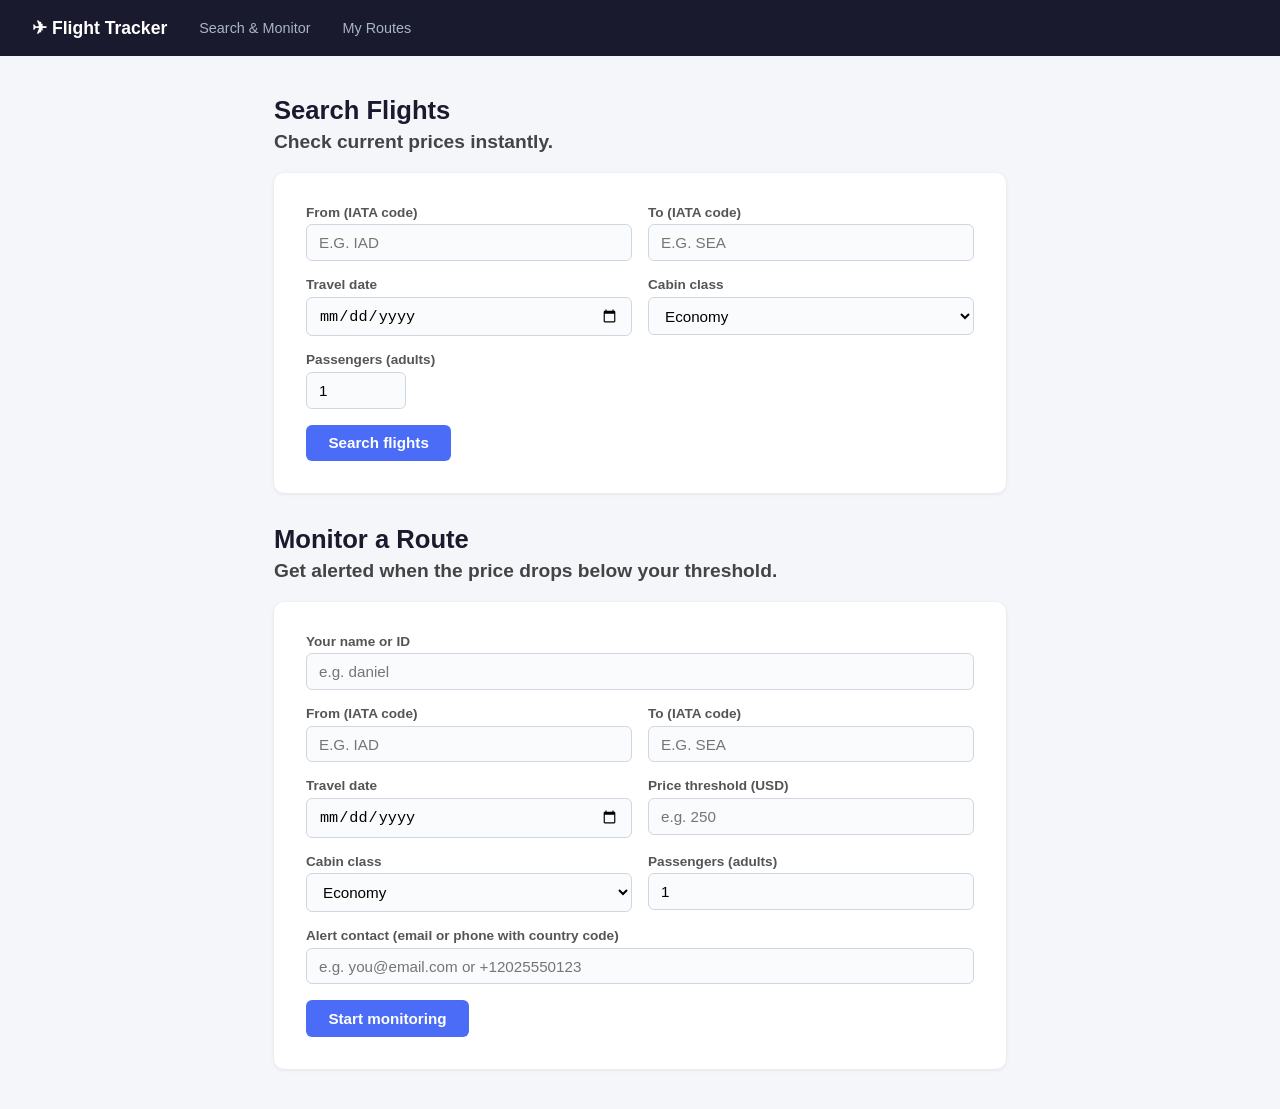
<file: frontend/index.html>
<!DOCTYPE html>
<html lang="en">
<head>
  <meta charset="UTF-8">
  <meta name="viewport" content="width=device-width, initial-scale=1.0">
  <title>Flight Price Tracker</title>
  <link rel="stylesheet" href="style.css">
</head>
<body>
  <nav>
    <a href="index.html" class="brand">✈ Flight Tracker</a>
    <a href="index.html">Search & Monitor</a>
    <a href="routes.html">My Routes</a>
  </nav>

  <div class="container">
    <div id="flash"></div>

    <h1>Search Flights</h1>
    <h2>Check current prices instantly.</h2>

    <div class="card">
      <form id="search-form">
        <div class="row">
          <div>
            <label>From (IATA code)</label>
            <input type="text" id="s-origin" placeholder="e.g. IAD" maxlength="3" style="text-transform:uppercase" required>
          </div>
          <div>
            <label>To (IATA code)</label>
            <input type="text" id="s-destination" placeholder="e.g. SEA" maxlength="3" style="text-transform:uppercase" required>
          </div>
        </div>
        <div class="row">
          <div>
            <label>Travel date</label>
            <input type="date" id="s-date" required>
          </div>
          <div>
            <label>Cabin class</label>
            <select id="s-seat">
              <option value="economy">Economy</option>
              <option value="premium-economy">Premium Economy</option>
              <option value="business">Business</option>
              <option value="first">First</option>
            </select>
          </div>
        </div>
        <label>Passengers (adults)</label>
        <input type="number" id="s-adults" value="1" min="1" max="9" style="width:100px; margin-bottom:1rem;">
        <br>
        <button type="submit" id="search-btn">Search flights</button>
      </form>
    </div>

    <div id="search-results" style="display:none;">
      <div class="card" style="padding:0; overflow:hidden;">
        <table>
          <thead>
            <tr>
              <th>Airline</th>
              <th>Departure</th>
              <th>Arrival</th>
              <th>Duration</th>
              <th>Stops</th>
              <th>Price</th>
            </tr>
          </thead>
          <tbody id="results-body"></tbody>
        </table>
      </div>
    </div>

    <h1 style="margin-top:2rem;">Monitor a Route</h1>
    <h2>Get alerted when the price drops below your threshold.</h2>

    <div class="card">
      <form id="monitor-form">
        <label>Your name or ID</label>
        <input type="text" id="m-user-id" placeholder="e.g. daniel" required>
        <div class="row">
          <div>
            <label>From (IATA code)</label>
            <input type="text" id="m-origin" placeholder="e.g. IAD" maxlength="3" style="text-transform:uppercase" required>
          </div>
          <div>
            <label>To (IATA code)</label>
            <input type="text" id="m-destination" placeholder="e.g. SEA" maxlength="3" style="text-transform:uppercase" required>
          </div>
        </div>
        <div class="row">
          <div>
            <label>Travel date</label>
            <input type="date" id="m-date" required>
          </div>
          <div>
            <label>Price threshold (USD)</label>
            <input type="number" id="m-threshold" placeholder="e.g. 250" min="1" step="0.01" required>
          </div>
        </div>
        <div class="row">
          <div>
            <label>Cabin class</label>
            <select id="m-seat">
              <option value="economy">Economy</option>
              <option value="premium-economy">Premium Economy</option>
              <option value="business">Business</option>
              <option value="first">First</option>
            </select>
          </div>
          <div>
            <label>Passengers (adults)</label>
            <input type="number" id="m-adults" value="1" min="1" max="9">
          </div>
        </div>
        <label>Alert contact (email or phone with country code)</label>
        <input type="text" id="m-contact" placeholder="e.g. you@email.com or +12025550123" required>
        <button type="submit">Start monitoring</button>
      </form>
    </div>
  </div>

  <script src="config.js"></script>
  <script src="index.js"></script>
</body>
</html>
</file>
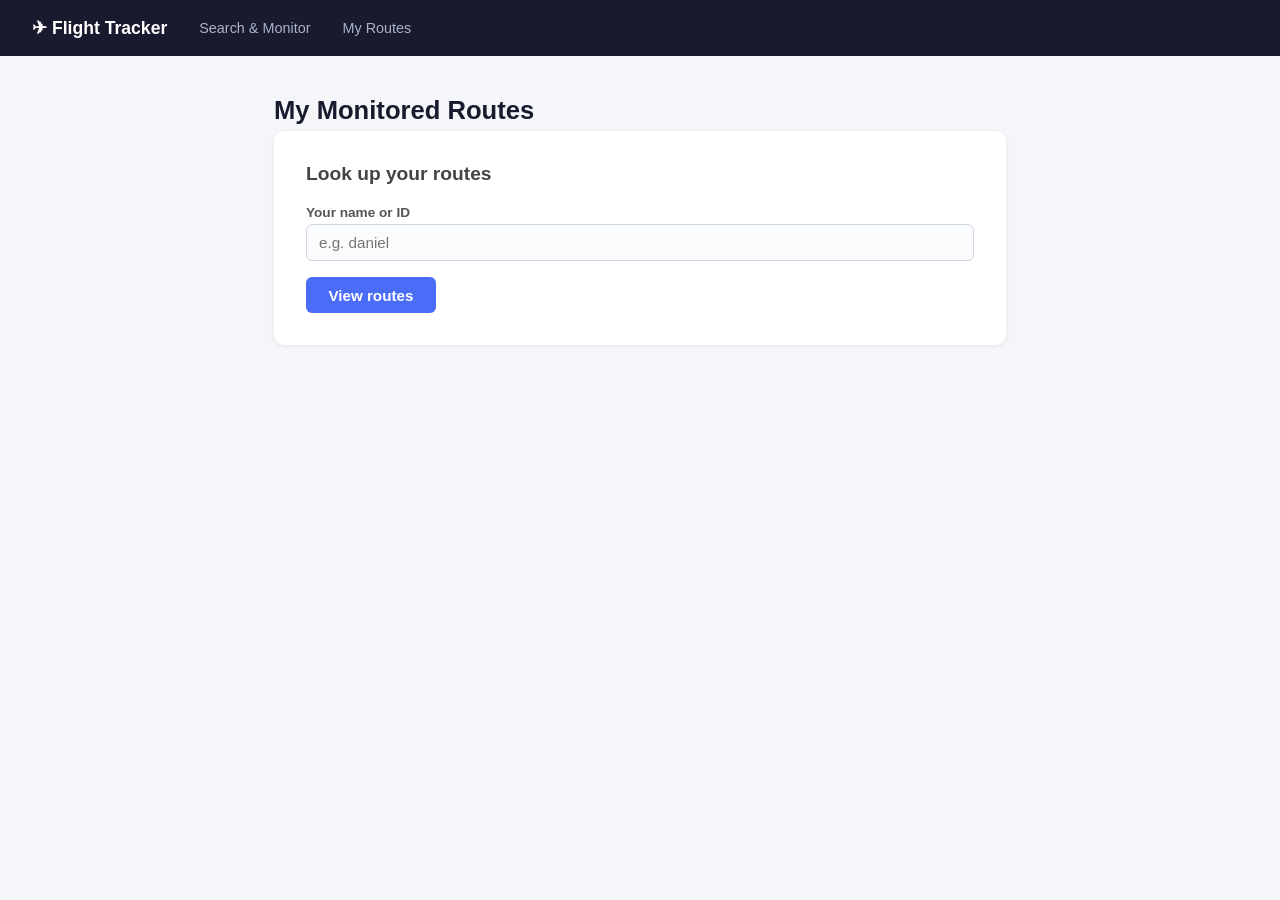
<file: frontend/routes.html>
<!DOCTYPE html>
<html lang="en">
<head>
  <meta charset="UTF-8">
  <meta name="viewport" content="width=device-width, initial-scale=1.0">
  <title>My Routes — Flight Tracker</title>
  <link rel="stylesheet" href="style.css">
</head>
<body>
  <nav>
    <a href="index.html" class="brand">✈ Flight Tracker</a>
    <a href="index.html">Search & Monitor</a>
    <a href="routes.html">My Routes</a>
  </nav>

  <div class="container">
    <div id="flash"></div>
    <h1>My Monitored Routes</h1>

    <div class="card" id="lookup-card">
      <h2>Look up your routes</h2>
      <label>Your name or ID</label>
      <input type="text" id="user-id-input" placeholder="e.g. daniel">
      <button onclick="loadRoutes()">View routes</button>
    </div>

    <div id="routes-section" style="display:none;">
      <p id="routes-subtitle" style="margin-bottom:1.2rem; color:#555; font-size:.9rem;"></p>
      <div class="card" style="padding:0; overflow:hidden;">
        <table>
          <thead>
            <tr>
              <th>Route</th>
              <th>Date</th>
              <th>Threshold</th>
              <th>Class</th>
              <th>Contact</th>
              <th></th>
            </tr>
          </thead>
          <tbody id="routes-body"></tbody>
        </table>
      </div>
      <a href="index.html" class="btn" style="margin-top:.5rem;">Monitor another route</a>
    </div>

    <div id="empty-section" style="display:none;">
      <div class="card">
        <p style="color:#666;" id="empty-msg"></p>
        <br>
        <a href="index.html" class="btn">Monitor a route</a>
      </div>
    </div>
  </div>

  <script src="config.js"></script>
  <script src="routes.js"></script>
</body>
</html>
</file>
<file: frontend/style.css>
*, *::before, *::after { box-sizing: border-box; margin: 0; padding: 0; }

body {
  font-family: -apple-system, BlinkMacSystemFont, "Segoe UI", sans-serif;
  background: #f4f6f9;
  color: #1a1a2e;
  min-height: 100vh;
}

nav {
  background: #1a1a2e;
  padding: 0 2rem;
  display: flex;
  align-items: center;
  gap: 2rem;
  height: 56px;
}
nav .brand { color: #fff; font-weight: 700; font-size: 1.1rem; text-decoration: none; }
nav a { color: #aab4c8; text-decoration: none; font-size: 0.9rem; }
nav a:hover { color: #fff; }

.container { max-width: 780px; margin: 2.5rem auto; padding: 0 1.5rem; }

h1 { font-size: 1.6rem; font-weight: 700; margin-bottom: 0.4rem; }
h2 { font-size: 1.2rem; font-weight: 600; margin-bottom: 1.2rem; color: #444; }

.card {
  background: #fff;
  border-radius: 10px;
  padding: 2rem;
  box-shadow: 0 1px 4px rgba(0,0,0,.08);
  margin-bottom: 1.5rem;
}

.flash { padding: .75rem 1rem; border-radius: 6px; margin-bottom: 1.2rem; font-size: .9rem; }
.flash.success { background: #d4edda; color: #155724; }
.flash.error { background: #f8d7da; color: #721c24; }

label { display: block; font-size: .85rem; font-weight: 600; margin-bottom: .3rem; color: #555; }

input[type=text],
input[type=number],
input[type=date],
input[type=email],
select {
  width: 100%;
  padding: .55rem .75rem;
  border: 1px solid #d0d7e2;
  border-radius: 6px;
  font-size: .95rem;
  background: #fafbfc;
  margin-bottom: 1rem;
  transition: border-color .15s;
}
input:focus, select:focus { outline: none; border-color: #4a6cf7; background: #fff; }

.row { display: grid; grid-template-columns: 1fr 1fr; gap: 1rem; }

button, .btn {
  display: inline-block;
  padding: .6rem 1.4rem;
  background: #4a6cf7;
  color: #fff;
  border: none;
  border-radius: 6px;
  font-size: .95rem;
  font-weight: 600;
  cursor: pointer;
  text-decoration: none;
  transition: background .15s;
}
button:hover, .btn:hover { background: #3a5ce5; }
button:disabled { background: #aab4c8; cursor: not-allowed; }
.btn-danger { background: #e53e3e; }
.btn-danger:hover { background: #c53030; }
.btn-sm { padding: .35rem .9rem; font-size: .82rem; }

table { width: 100%; border-collapse: collapse; font-size: .9rem; }
th {
  text-align: left;
  padding: .6rem .8rem;
  border-bottom: 2px solid #e8ecf0;
  color: #666;
  font-size: .8rem;
  text-transform: uppercase;
  letter-spacing: .05em;
}
td { padding: .7rem .8rem; border-bottom: 1px solid #f0f2f5; vertical-align: middle; }
tr:last-child td { border-bottom: none; }

.badge { display: inline-block; padding: .2rem .6rem; border-radius: 99px; font-size: .75rem; font-weight: 600; }
.badge-best { background: #d4edda; color: #155724; }
.badge-economy { background: #e8f4fd; color: #1a6fa3; }
.badge-business { background: #fdf3e8; color: #a36e1a; }
.badge-first { background: #f0e8fd; color: #6e1aa3; }
</file>
